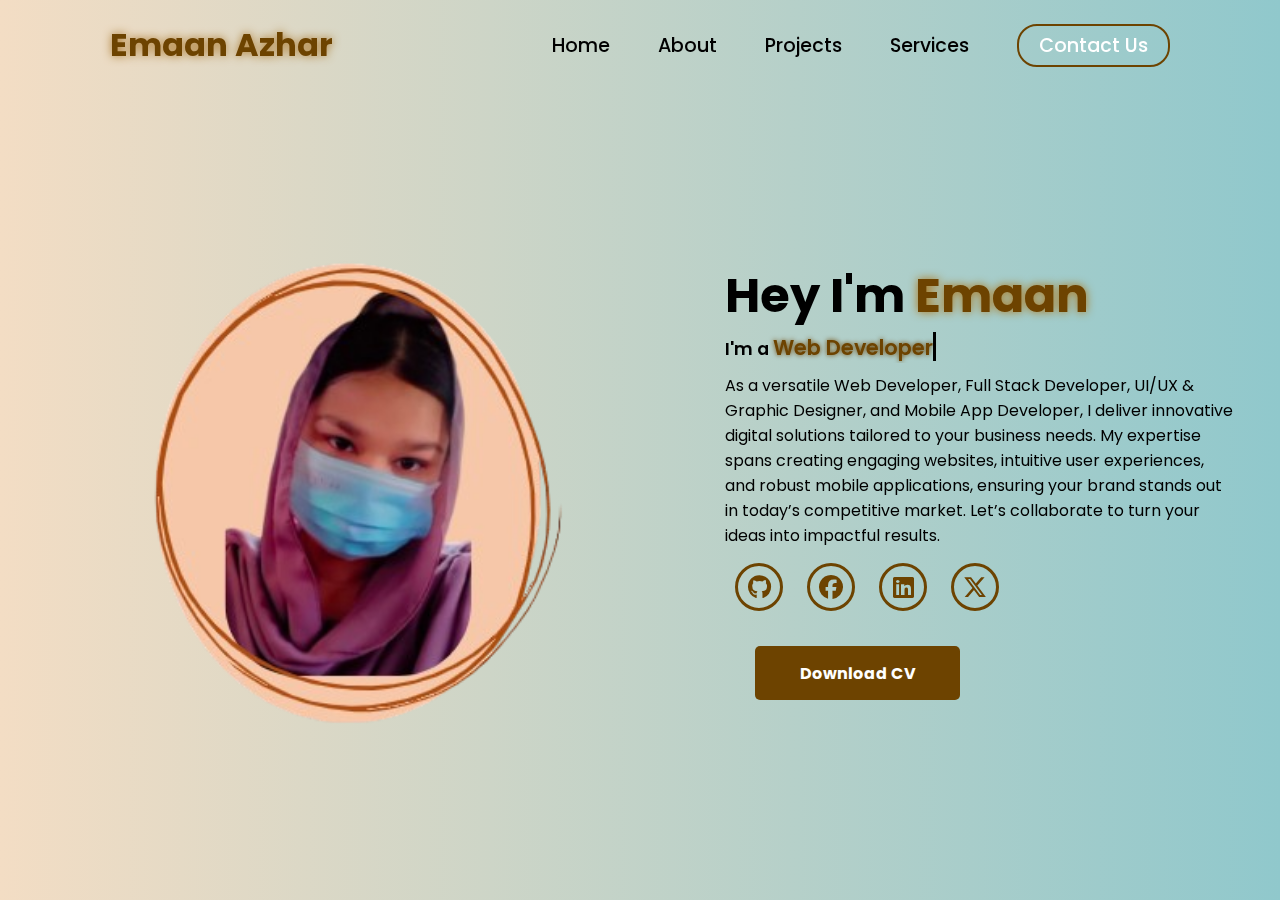
<file: index.html>
<!DOCTYPE html>
<html lang="en">
<head>
    <meta charset="UTF-8">
    <meta name="viewport" content="width=device-width, initial-scale=1.0">
    <link rel="stylesheet" href="https://cdnjs.cloudflare.com/ajax/libs/font-awesome/6.7.1/css/all.min.css">
    <title>Portfolio Website</title>
    <link rel="stylesheet" href="style.css">
    <link rel="stylesheet" href="https://unpkg.com/aos@next/dist/aos.css" />
</head>
<body>
    <nav>
        <div class="nav-container">
            <div class="logo" data-aos="zoom-in" data-aos-duration="1000">
                <span>Emaan Azhar</span>
            </div>
            <div class="links">
                <div class="link" data-aos="fade-up" data-aos-duration="1000" data-aos-delay="100"><a href="index.html">Home</a></div>
                <div class="link" data-aos="fade-up" data-aos-duration="1000" data-aos-delay="200"><a href="about.html">About</a></div>
                <div class="link" data-aos="fade-up" data-aos-duration="1000" data-aos-delay="300"><a href="projects.html">Projects</a></div>
                <div class="link" data-aos="fade-up" data-aos-duration="1000" data-aos-delay="400"><a href="services.html">Services</a></div>
                <div class="link contact-btn" data-aos="fade-up" data-aos-duration="1000" data-aos-delay="600"><a href="contact.html">Contact Us</a></div>
            </div>
            <i class="fa-solid fa-bars hamburg" onclick="hamburg()"></i>
        </div>
        <div class="dropdown">
             <div class="links">
        <a href="index.html">Home</a>
        <a href="about.html">About</a>
        <a href="projects.html">Projects</a>
        <a href="services.html">Services</a>
        <a href="contact.html">Contact Us</a>
        <i class="fa-solid fa-xmark cancel" onclick="cancel()"></i>
    </div>
        </div>
    </nav>
        <section>
            <div class="main-container">
                <div class="image" data-aos="zoom-in-right" data-aos-duration="2500">
                    <img src="main.png" alt="">
                </div>
                <div class="content">
                    <h1 data-aos="fade-left" data-aos-duration="1000" data-aos-delay="800">Hey I'm <span>Emaan</span></h1>
                    <div class="typewriter" data-aos="fade-right" data-aos-duration="1000" data-aos-delay="900">I'm a <span></span></div>
                    <p data-aos="flip-up" data-aos-duration="1000" data-aos-delay="1000">
    As a versatile Web Developer, Full Stack Developer, UI/UX & Graphic Designer, and Mobile App Developer, I deliver innovative digital solutions tailored to your business needs. My expertise spans creating engaging websites, intuitive user experiences, and robust mobile applications, ensuring your brand stands out in today’s competitive market. Let’s collaborate to turn your ideas into impactful results.
</p>
                    <div class="social-links" data-aos="flip-down" data-aos-duration="1000" data-aos-delay="1200">
                        <a href="#" ><i class="fa-brands fa-github"></i></a>
                        <a href="#"><i class="fa-brands fa-facebook"></i></a>
                        <a href="#"><i class="fa-brands fa-linkedin"></i></a>
                        <a href="#"><i class="fa-brands fa-x-twitter"></i></a>
                    </div>
                    <div class="btn" data-aos="zoom-out-left" data-aos-duration="1000" data-aos-delay="1300">
                        <button>Download CV</button>
                    </div>
                </div>
            </div>
        </section>
        <script src="https://unpkg.com/aos@next/dist/aos.js"></script>
        <script>
          AOS.init({offset:0});
        </script>
       <script>
    function hamburg(){
        const navbar = document.querySelector(".dropdown")
        navbar.style.transform = "translateY(0px)"
    }
    function cancel(){
        const navbar = document.querySelector(".dropdown")
        navbar.style.transform = "translateY(-500px)"
    }

    // Close dropdown on link click (for mobile navigation)
    document.querySelectorAll('.dropdown .links a').forEach(function(link){
        link.addEventListener('click', function() {
            document.querySelector('.dropdown').style.transform = "translateY(-500px)";
        });
    });
</script>
</body>
</html>
</file>
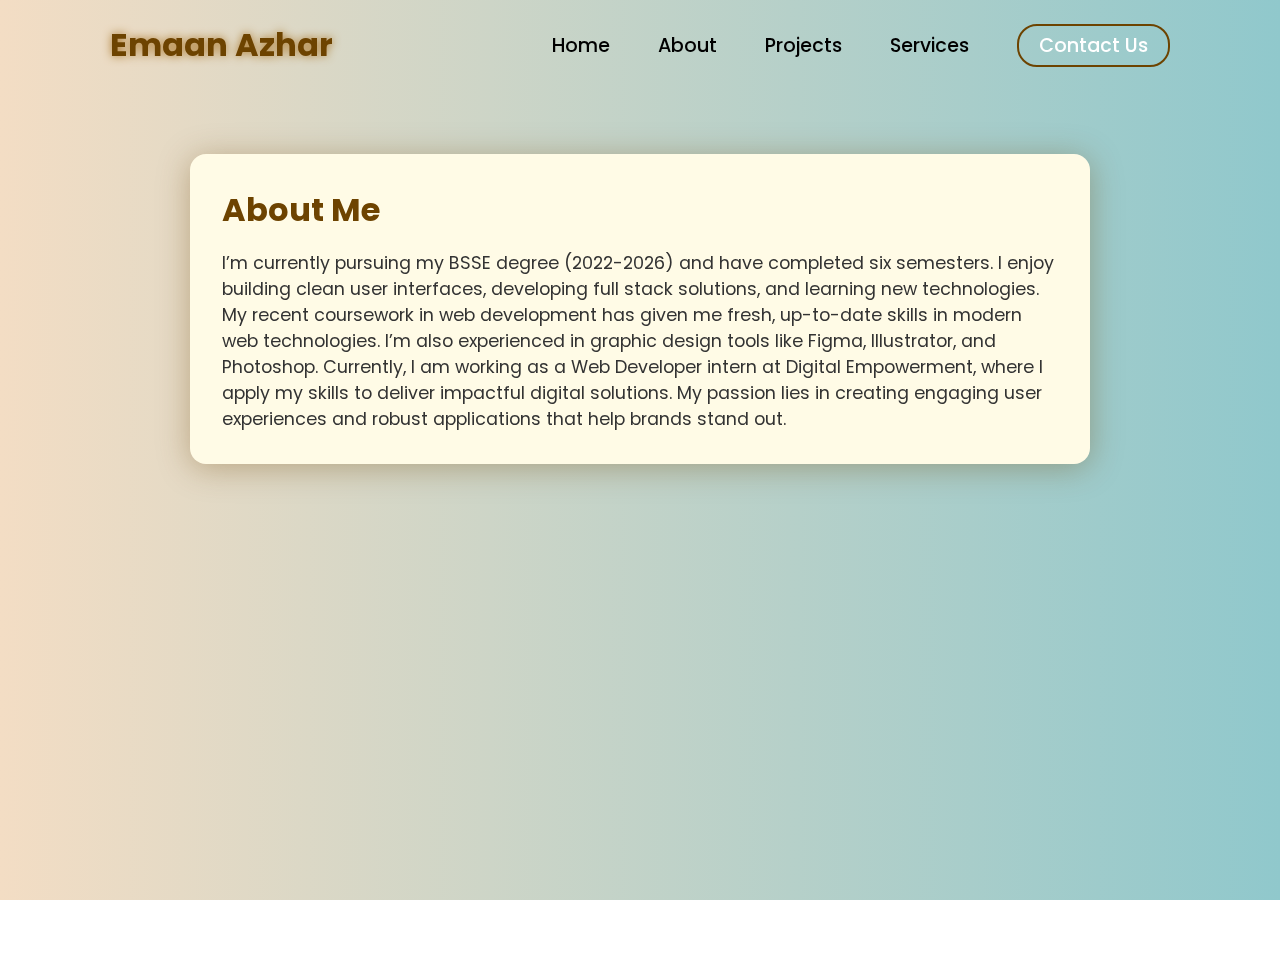
<file: about.html>
<!DOCTYPE html>
<html lang="en">
<head>
    <meta charset="UTF-8">
    <meta name="viewport" content="width=device-width, initial-scale=1.0">
    <link rel="stylesheet" href="https://cdnjs.cloudflare.com/ajax/libs/font-awesome/6.7.1/css/all.min.css">
    <title>Portfolio Website</title>
    <link rel="stylesheet" href="style.css">
    <link rel="stylesheet" href="https://unpkg.com/aos@next/dist/aos.css" />
</head>
<body>
    <nav>
        <div class="nav-container">
            <div class="logo" data-aos="zoom-in" data-aos-duration="1000">
                <span>Emaan Azhar</span>
            </div>
            <div class="links">
                <div class="link" data-aos="fade-up" data-aos-duration="1000" data-aos-delay="100"><a href="index.html">Home</a></div>
                <div class="link" data-aos="fade-up" data-aos-duration="1000" data-aos-delay="200"><a href="about.html">About</a></div>
                <div class="link" data-aos="fade-up" data-aos-duration="1000" data-aos-delay="300"><a href="projects.html">Projects</a></div>
                <div class="link" data-aos="fade-up" data-aos-duration="1000" data-aos-delay="400"><a href="services.html">Services</a></div>
                <div class="link contact-btn" data-aos="fade-up" data-aos-duration="1000" data-aos-delay="600"><a href="contact.html">Contact Us</a></div>
            </div>
            <i class="fa-solid fa-bars hamburg" onclick="hamburg()"></i>
        </div>
        <div class="dropdown">
            <div class="links">
        <a href="index.html">Home</a>
        <a href="about.html">About</a>
        <a href="projects.html">Projects</a>
        <a href="services.html">Services</a>
        <a href="contact.html">Contact Us</a>
        <i class="fa-solid fa-xmark cancel" onclick="cancel()"></i>
    </div>
        </div>
    </nav>
        <section>
          <div class="about-container" 
         data-aos="fade-in"
         data-aos-duration="1200"
         style="background: #fffbe6; box-shadow: 0 4px 32px 0 rgba(109,67,0,0.35); border-radius: 16px; padding: 2rem; max-width: 900px; min-height: 180px; margin: 4rem auto; display: flex; flex-direction: column; justify-content: center;">
        <h1 style="color: rgb(109,67,0); margin-bottom: 1rem;">About Me</h1>
        <p style="font-size: 1.1rem; color: #333;">
            I’m currently pursuing my BSSE degree (2022-2026) and have completed six semesters. I enjoy building clean user interfaces, developing full stack solutions, and learning new technologies. My recent coursework in web development has given me fresh, up-to-date skills in modern web technologies. I’m also experienced in graphic design tools like Figma, Illustrator, and Photoshop. Currently, I am working as a Web Developer intern at Digital Empowerment, where I apply my skills to deliver impactful digital solutions. My passion lies in creating engaging user experiences and robust applications that help brands stand out.
        </p>
    </div>
    </div>
        </section>
        <script src="https://unpkg.com/aos@next/dist/aos.js"></script>
        <script>
          AOS.init({offset:0});
        </script>
        <script>
            function hamburg(){
                const navbar = document.querySelector(".dropdown")
                navbar.style.transform = "translateY(0px)"
            }
            function cancel(){
                const navbar = document.querySelector(".dropdown")
                navbar.style.transform = "translateY(-500px)"
            }
        </script>
</body>
</html>
</file>
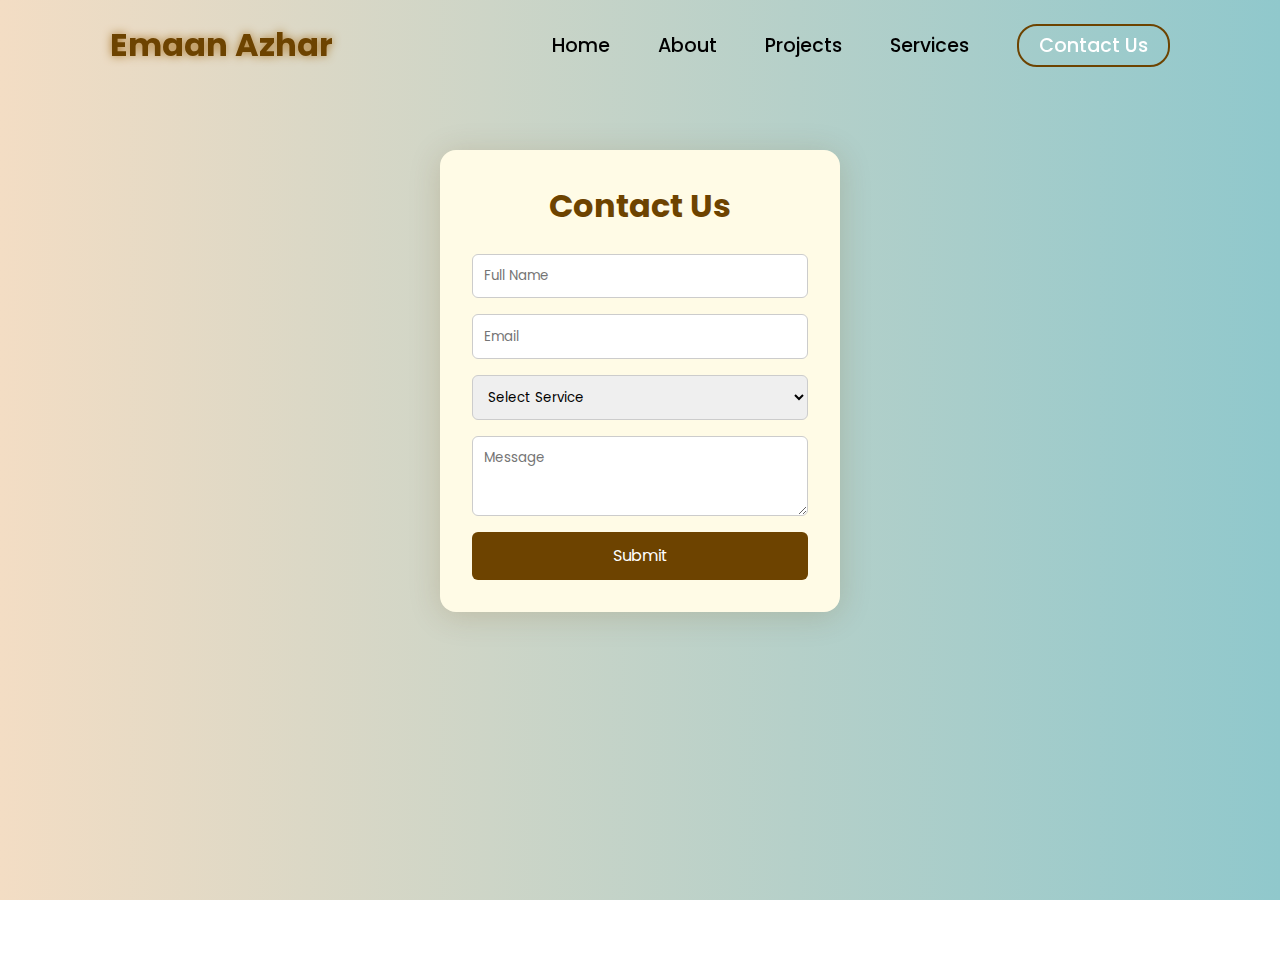
<file: contact.html>
<!DOCTYPE html>
<html lang="en">
<head>
    <meta charset="UTF-8">
    <meta name="viewport" content="width=device-width, initial-scale=1.0">
    <link rel="stylesheet" href="https://cdnjs.cloudflare.com/ajax/libs/font-awesome/6.7.1/css/all.min.css">
    <title>Portfolio Website</title>
    <link rel="stylesheet" href="style.css">
    <link rel="stylesheet" href="https://unpkg.com/aos@next/dist/aos.css" />
</head>
<body>
    <nav>
        <div class="nav-container">
            <div class="logo" data-aos="zoom-in" data-aos-duration="1000">
                <span>Emaan Azhar</span>
            </div>
            <div class="links">
                <div class="link" data-aos="fade-up" data-aos-duration="1000" data-aos-delay="100"><a href="index.html">Home</a></div>
                <div class="link" data-aos="fade-up" data-aos-duration="1000" data-aos-delay="200"><a href="about.html">About</a></div>
                <div class="link" data-aos="fade-up" data-aos-duration="1000" data-aos-delay="300"><a href="projects.html">Projects</a></div>
                <div class="link" data-aos="fade-up" data-aos-duration="1000" data-aos-delay="400"><a href="services.html">Services</a></div>
                <div class="link contact-btn" data-aos="fade-up" data-aos-duration="1000" data-aos-delay="600"><a href="contact.html">Contact Us</a></div>
            </div>
            <i class="fa-solid fa-bars hamburg" onclick="hamburg()"></i>
        </div>
        <div class="dropdown">
            <div class="links">
        <a href="index.html">Home</a>
        <a href="about.html">About</a>
        <a href="projects.html">Projects</a>
        <a href="services.html">Services</a>
        <a href="contact.html">Contact Us</a>
        <i class="fa-solid fa-xmark cancel" onclick="cancel()"></i>
    </div>
        </div>
    </nav>
       <section>
  <div id="contact-form-container" style="max-width: 400px; margin: 60px auto 0 auto; background: #fffbe6; box-shadow: 0 4px 32px rgba(109,67,0,0.18); border-radius: 16px; padding: 2rem; display: flex; flex-direction: column; align-items: center;">
    <h1 style="color: rgb(109,67,0); margin-bottom: 1.5rem;">Contact Us</h1>
    <form id="contact-form" style="width: 100%; display: flex; flex-direction: column; gap: 1rem;">
      <input type="text" name="fullname" placeholder="Full Name" required style="padding: 0.7rem; border-radius: 6px; border: 1px solid #ccc;">
      <input type="email" name="email" placeholder="Email" required style="padding: 0.7rem; border-radius: 6px; border: 1px solid #ccc;">
      <select name="service" required style="padding: 0.7rem; border-radius: 6px; border: 1px solid #ccc;">
        <option value="" disabled selected>Select Service</option>
        <option>UI/UX Designer</option>
        <option>Graphic Designer</option>
        <option>Frontend Developer</option>
        <option>Backend Developer</option>
        <option>WordPress Website Developer</option>
        <option>Full Stack Developer</option>
        <option>Data Analyst</option>
        <option>Programmer (C++, Java, Python)</option>
        <option>Mobile App Developer</option>
      </select>
      <textarea name="message" placeholder="Message" required style="padding: 0.7rem; border-radius: 6px; border: 1px solid #ccc; min-height: 80px;"></textarea>
      <button type="submit" style="background: rgb(109,67,0); color: #fff; border: none; border-radius: 6px; padding: 0.7rem; font-size: 1rem; cursor: pointer;">Submit</button>
    </form>
  </div>
  <h2 id="thankyou-message" style="display:none; text-align:center; color:rgb(109,67,0); margin-top: 80px;">
    Thanks for contacting us, we will answer you as early as possible.<br>
    Hope you will wait for our response.
  </h2>
</section>
<script>
  document.getElementById('contact-form').onsubmit = function(e){
    e.preventDefault();
    document.getElementById('contact-form-container').style.display = 'none';
    document.getElementById('thankyou-message').style.display = 'block';
  };
</script>
        <script src="https://unpkg.com/aos@next/dist/aos.js"></script>
        <script>
          AOS.init({offset:0});
        </script>
        <script>
            function hamburg(){
                const navbar = document.querySelector(".dropdown")
                navbar.style.transform = "translateY(0px)"
            }
            function cancel(){
                const navbar = document.querySelector(".dropdown")
                navbar.style.transform = "translateY(-500px)"
            }
        </script>
</body>
</html>
</file>
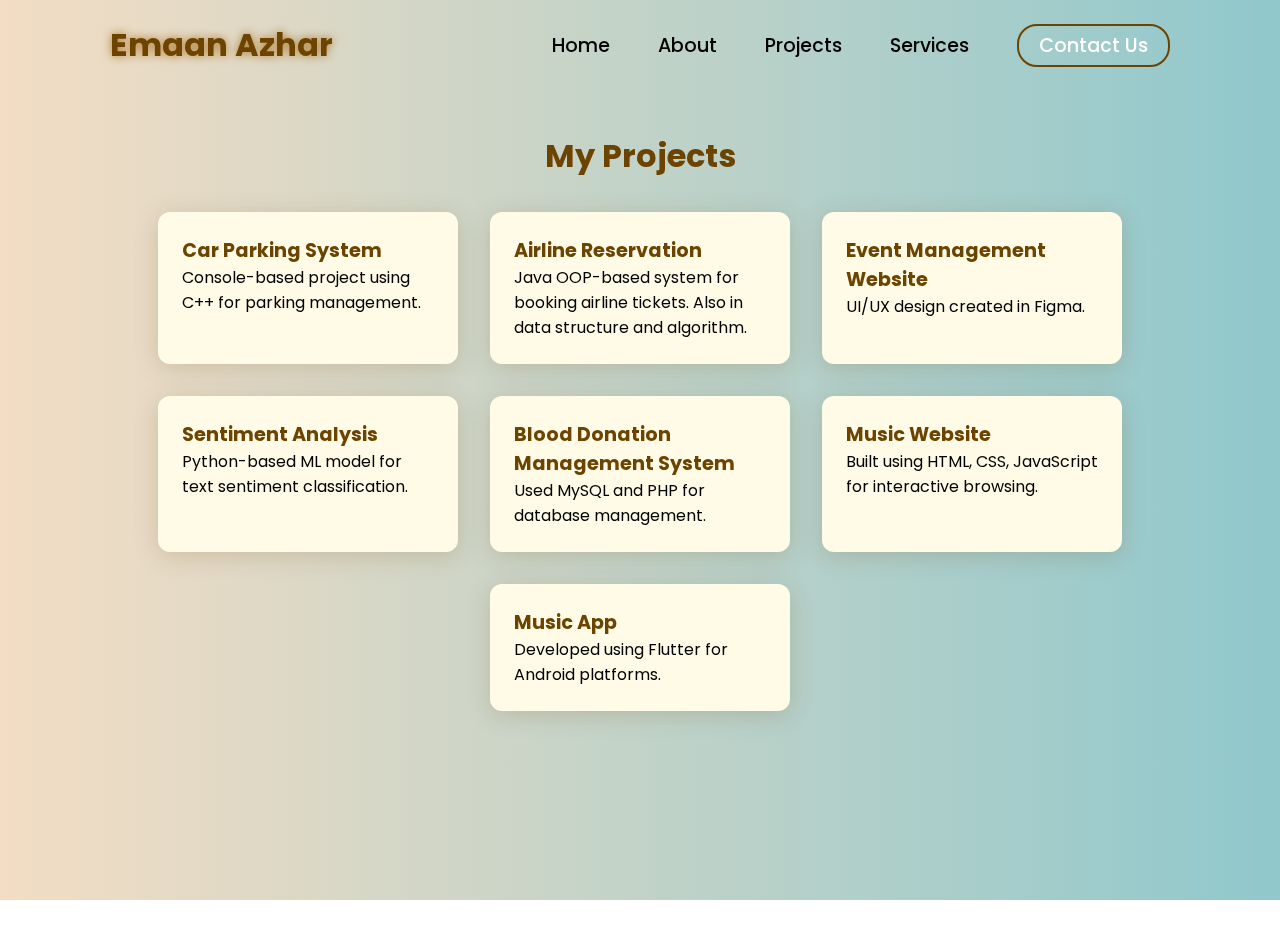
<file: projects.html>
<!DOCTYPE html>
<html lang="en">
<head>
    <meta charset="UTF-8">
    <meta name="viewport" content="width=device-width, initial-scale=1.0">
    <link rel="stylesheet" href="https://cdnjs.cloudflare.com/ajax/libs/font-awesome/6.7.1/css/all.min.css">
    <title>Portfolio Website</title>
    <link rel="stylesheet" href="style.css">
    <link rel="stylesheet" href="https://unpkg.com/aos@next/dist/aos.css" />
</head>
<body>
    <nav>
        <div class="nav-container">
            <div class="logo" data-aos="zoom-in" data-aos-duration="1000">
                <span>Emaan Azhar</span>
            </div>
            <div class="links">
                <div class="link" data-aos="fade-up" data-aos-duration="1000" data-aos-delay="100"><a href="index.html">Home</a></div>
                <div class="link" data-aos="fade-up" data-aos-duration="1000" data-aos-delay="200"><a href="about.html">About</a></div>
                <div class="link" data-aos="fade-up" data-aos-duration="1000" data-aos-delay="300"><a href="projects.html">Projects</a></div>
                <div class="link" data-aos="fade-up" data-aos-duration="1000" data-aos-delay="400"><a href="services.html">Services</a></div>
                <div class="link contact-btn" data-aos="fade-up" data-aos-duration="1000" data-aos-delay="600"><a href="contact.html">Contact Us</a></div>
            </div>
            <i class="fa-solid fa-bars hamburg" onclick="hamburg()"></i>
        </div>
        <div class="dropdown">
            <div class="links">
                <a href="">Home</a>
                <a href="">About</a>
                <a href="">Projects</a>
                <a href="">Services</a>
                <a href="">Contact Us</a>
                <i class="fa-solid fa-xmark cancel" onclick="cancel()"></i>
            </div>
        </div>
    </nav>
    <section>
        <h1 style="text-align:center; color:rgb(109,67,0); margin: 2.625rem 0 2rem 0;" data-aos="fade-down" data-aos-duration="1000">My Projects</h1>
        <div class="projects-grid" style="display: flex; flex-wrap: wrap; gap: 2rem; justify-content: center; max-width: 1000px; margin: 0 auto">
            <div class="project-card" data-aos="fade-up" data-aos-duration="1000" style="flex: 1 1 250px; min-width: 250px; max-width: 300px; background: #fffbe6; box-shadow: 0 4px 24px rgba(109,67,0,0.18); border-radius: 12px; padding: 1.5rem; transition: transform 0.3s, box-shadow 0.3s;">
                <h2 style="color:rgb(109,67,0); font-size:1.2rem;">Car Parking System</h2>
                <p>Console-based project using C++ for parking management.</p>
            </div>
            <div class="project-card" data-aos="fade-up" data-aos-duration="1000" data-aos-delay="100" style="flex: 1 1 250px; min-width: 250px; max-width: 300px; background: #fffbe6; box-shadow: 0 4px 24px rgba(109,67,0,0.18); border-radius: 12px; padding: 1.5rem; transition: transform 0.3s, box-shadow 0.3s;">
                <h2 style="color:rgb(109,67,0); font-size:1.2rem;">Airline Reservation</h2>
                <p>Java OOP-based system for booking airline tickets. Also in data structure and algorithm.</p>
            </div>
            <div class="project-card" data-aos="fade-up" data-aos-duration="1000" data-aos-delay="200" style="flex: 1 1 250px; min-width: 250px; max-width: 300px; background: #fffbe6; box-shadow: 0 4px 24px rgba(109,67,0,0.18); border-radius: 12px; padding: 1.5rem; transition: transform 0.3s, box-shadow 0.3s;">
                <h2 style="color:rgb(109,67,0); font-size:1.2rem;">Event Management Website</h2>
                <p>UI/UX design created in Figma.</p>
            </div>
            <div class="project-card" data-aos="fade-up" data-aos-duration="1000" data-aos-delay="300" style="flex: 1 1 250px; min-width: 250px; max-width: 300px; background: #fffbe6; box-shadow: 0 4px 24px rgba(109,67,0,0.18); border-radius: 12px; padding: 1.5rem; transition: transform 0.3s, box-shadow 0.3s;">
                <h2 style="color:rgb(109,67,0); font-size:1.2rem;">Sentiment Analysis</h2>
                <p>Python-based ML model for text sentiment classification.</p>
            </div>
            <div class="project-card" data-aos="fade-up" data-aos-duration="1000" data-aos-delay="400" style="flex: 1 1 250px; min-width: 250px; max-width: 300px; background: #fffbe6; box-shadow: 0 4px 24px rgba(109,67,0,0.18); border-radius: 12px; padding: 1.5rem; transition: transform 0.3s, box-shadow 0.3s;">
                <h2 style="color:rgb(109,67,0); font-size:1.2rem;">Blood Donation Management System</h2>
                <p>Used MySQL and PHP for database management.</p>
            </div>
            <div class="project-card" data-aos="fade-up" data-aos-duration="1000" data-aos-delay="500" style="flex: 1 1 250px; min-width: 250px; max-width: 300px; background: #fffbe6; box-shadow: 0 4px 24px rgba(109,67,0,0.18); border-radius: 12px; padding: 1.5rem; transition: transform 0.3s, box-shadow 0.3s;">
                <h2 style="color:rgb(109,67,0); font-size:1.2rem;">Music Website</h2>
                <p>Built using HTML, CSS, JavaScript for interactive browsing.</p>
            </div>
            <div class="project-card" data-aos="fade-up" data-aos-duration="1000" data-aos-delay="600" style="flex: 1 1 250px; min-width: 250px; max-width: 300px; background: #fffbe6; box-shadow: 0 4px 24px rgba(109,67,0,0.18); border-radius: 12px; padding: 1.5rem; transition: transform 0.3s, box-shadow 0.3s;">
                <h2 style="color:rgb(109,67,0); font-size:1.2rem;">Music App</h2>
                <p>Developed using Flutter for Android platforms.</p>
            </div>
        </div>
    </section>
    <script src="https://unpkg.com/aos@next/dist/aos.js"></script>
    <script>
      AOS.init({offset:0});
    </script>
    <script>
        function hamburg(){
            const navbar = document.querySelector(".dropdown")
            navbar.style.transform = "translateY(0px)"
        }
        function cancel(){
            const navbar = document.querySelector(".dropdown")
            navbar.style.transform = "translateY(-500px)"
        }
        // Inline hover animation for project cards
        document.querySelectorAll('.project-card').forEach(function(card){
            card.onmouseenter = function(){
                card.style.transform = 'scale(1.07)';
                card.style.boxShadow = '0 8px 32px rgba(109,67,0,0.28)';
                card.style.zIndex = '2';
            };
            card.onmouseleave = function(){
                card.style.transform = 'scale(1)';
                card.style.boxShadow = '0 4px 24px rgba(109,67,0,0.18)';
                card.style.zIndex = '1';
            };
        });
    </script>
</body>
</html>
</file>
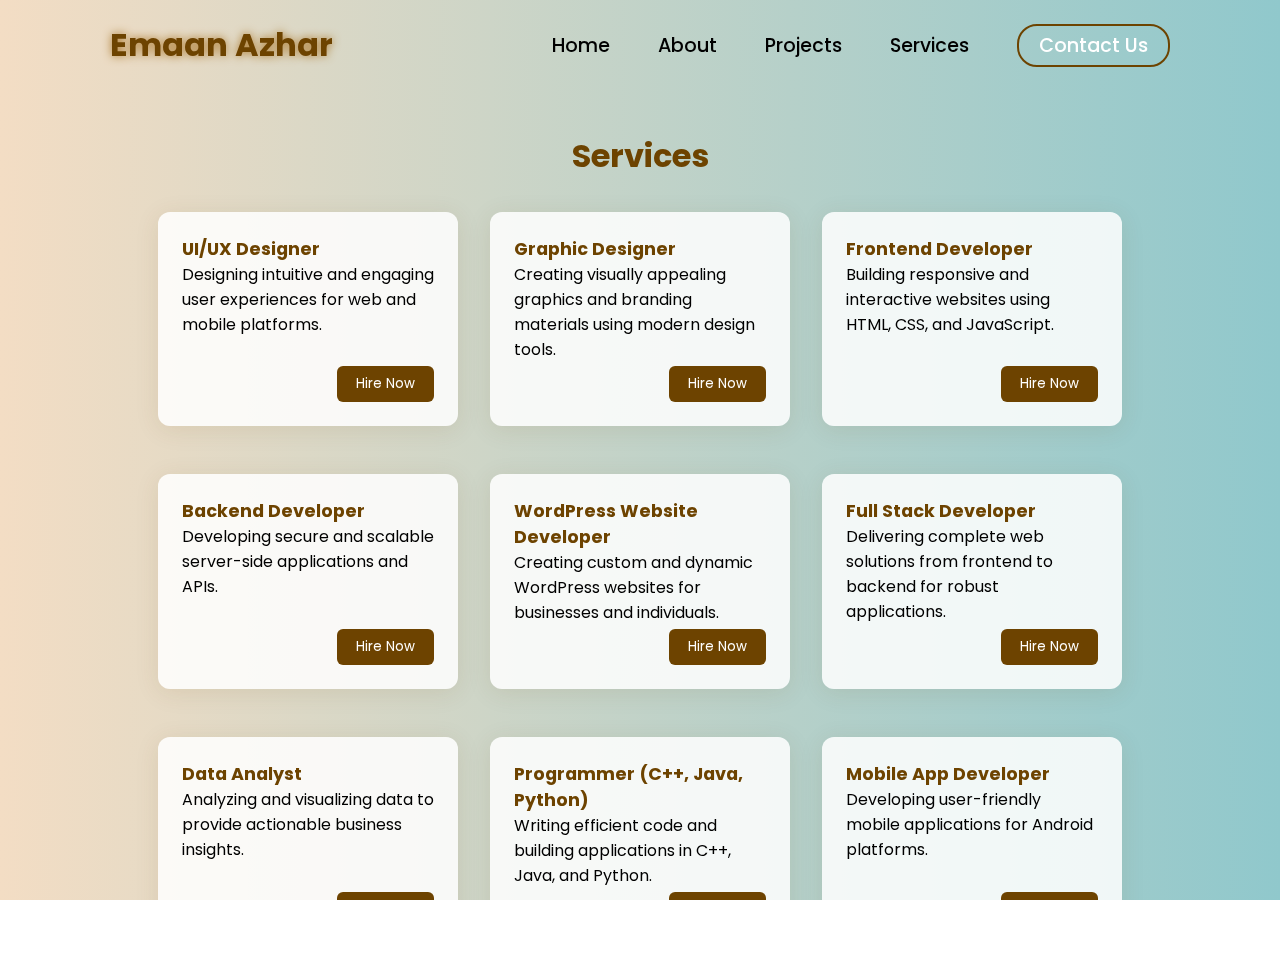
<file: services.html>
<!DOCTYPE html>
<html lang="en">
<head>
    <meta charset="UTF-8">
    <meta name="viewport" content="width=device-width, initial-scale=1.0">
    <link rel="stylesheet" href="https://cdnjs.cloudflare.com/ajax/libs/font-awesome/6.7.1/css/all.min.css">
    <title>Portfolio Website</title>
    <link rel="stylesheet" href="style.css">
    <link rel="stylesheet" href="https://unpkg.com/aos@next/dist/aos.css" />
     <style>
        body {
    overflow-y: auto;
    height: 100vh;
    /* Optional: style the scrollbar */
    scrollbar-width: thin;
    scrollbar-color: rgb(109,67,0) #fffbe6;
}

/* For Chrome, Edge, Safari */
body::-webkit-scrollbar {
    width: 8px;
    background: #fffbe6;
}
body::-webkit-scrollbar-thumb {
    background: rgb(109,67,0);
    border-radius: 8px;
}
     </style>
</head>
<body>
    <nav>
        <div class="nav-container">
            <div class="logo" data-aos="zoom-in" data-aos-duration="1000">
                <span>Emaan Azhar</span>
            </div>
            <div class="links">
                <div class="link" data-aos="fade-up" data-aos-duration="1000" data-aos-delay="100"><a href="index.html">Home</a></div>
                <div class="link" data-aos="fade-up" data-aos-duration="1000" data-aos-delay="200"><a href="about.html">About</a></div>
                <div class="link" data-aos="fade-up" data-aos-duration="1000" data-aos-delay="300"><a href="projects.html">Projects</a></div>
                <div class="link" data-aos="fade-up" data-aos-duration="1000" data-aos-delay="400"><a href="services.html">Services</a></div>
                <div class="link contact-btn" data-aos="fade-up" data-aos-duration="1000" data-aos-delay="600"><a href="contact.html">Contact Us</a></div>
            </div>
            <i class="fa-solid fa-bars hamburg" onclick="hamburg()"></i>
        </div>
        <div class="dropdown">
            <div class="links">
                <a href="">Home</a>
                <a href="">About</a>
                <a href="">Projects</a>
                <a href="">Services</a>
                <a href="">Contact Us</a>
                <i class="fa-solid fa-xmark cancel" onclick="cancel()"></i>
            </div>
        </div>
    </nav>
        <section>
    <h1 style="text-align:center; color:rgb(109,67,0); margin: 2.625rem 0 2rem 0;" data-aos="fade-down" data-aos-duration="1000">Services</h1>
    <div class="services-grid" style="display: flex; flex-wrap: wrap; gap: 2rem; justify-content: center; max-width: 1000px; margin: 0 auto;">
        <div class="service-card" data-aos="fade-up" data-aos-duration="1000" style="flex: 1 1 250px; min-width: 250px; max-width: 300px; background: rgba(255,255,255,0.85); box-shadow: 0 4px 24px rgba(109,67,0,0.10); border-radius: 12px; padding: 1.5rem; display: flex; flex-direction: column; position: relative; margin-bottom: 1rem; transition: transform 0.3s, box-shadow 0.3s;">
            <h2 style="color:rgb(109,67,0); font-size:1.1rem;">UI/UX Designer</h2>
            <p style="margin-bottom: 2.5rem;">Designing intuitive and engaging user experiences for web and mobile platforms.</p>
            <button style="position: absolute; right: 1.5rem; bottom: 1.5rem; background: rgb(109,67,0); color: #fff; border: none; border-radius: 6px; padding: 0.5rem 1.2rem; cursor: pointer;">Hire Now</button>
        </div>
        <div class="service-card" data-aos="fade-up" data-aos-duration="1000" data-aos-delay="100" style="flex: 1 1 250px; min-width: 250px; max-width: 300px; background: rgba(255,255,255,0.85); box-shadow: 0 4px 24px rgba(109,67,0,0.10); border-radius: 12px; padding: 1.5rem; display: flex; flex-direction: column; position: relative; margin-bottom: 1rem; transition: transform 0.3s, box-shadow 0.3s;">
            <h2 style="color:rgb(109,67,0); font-size:1.1rem;">Graphic Designer</h2>
            <p style="margin-bottom: 2.5rem;">Creating visually appealing graphics and branding materials using modern design tools.</p>
            <button style="position: absolute; right: 1.5rem; bottom: 1.5rem; background: rgb(109,67,0); color: #fff; border: none; border-radius: 6px; padding: 0.5rem 1.2rem; cursor: pointer;">Hire Now</button>
        </div>
        <div class="service-card" data-aos="fade-up" data-aos-duration="1000" data-aos-delay="200" style="flex: 1 1 250px; min-width: 250px; max-width: 300px; background: rgba(255,255,255,0.85); box-shadow: 0 4px 24px rgba(109,67,0,0.10); border-radius: 12px; padding: 1.5rem; display: flex; flex-direction: column; position: relative; margin-bottom: 1rem; transition: transform 0.3s, box-shadow 0.3s;">
            <h2 style="color:rgb(109,67,0); font-size:1.1rem;">Frontend Developer</h2>
            <p style="margin-bottom: 2.5rem;">Building responsive and interactive websites using HTML, CSS, and JavaScript.</p>
            <button style="position: absolute; right: 1.5rem; bottom: 1.5rem; background: rgb(109,67,0); color: #fff; border: none; border-radius: 6px; padding: 0.5rem 1.2rem; cursor: pointer;">Hire Now</button>
        </div>
        <div class="service-card" data-aos="fade-up" data-aos-duration="1000" data-aos-delay="300" style="flex: 1 1 250px; min-width: 250px; max-width: 300px; background: rgba(255,255,255,0.85); box-shadow: 0 4px 24px rgba(109,67,0,0.10); border-radius: 12px; padding: 1.5rem; display: flex; flex-direction: column; position: relative; margin-bottom: 1rem; transition: transform 0.3s, box-shadow 0.3s;">
            <h2 style="color:rgb(109,67,0); font-size:1.1rem;">Backend Developer</h2>
            <p style="margin-bottom: 2.5rem;">Developing secure and scalable server-side applications and APIs.</p>
            <button style="position: absolute; right: 1.5rem; bottom: 1.5rem; background: rgb(109,67,0); color: #fff; border: none; border-radius: 6px; padding: 0.5rem 1.2rem; cursor: pointer;">Hire Now</button>
        </div>
        <div class="service-card" data-aos="fade-up" data-aos-duration="1000" data-aos-delay="400" style="flex: 1 1 250px; min-width: 250px; max-width: 300px; background: rgba(255,255,255,0.85); box-shadow: 0 4px 24px rgba(109,67,0,0.10); border-radius: 12px; padding: 1.5rem; display: flex; flex-direction: column; position: relative; margin-bottom: 1rem; transition: transform 0.3s, box-shadow 0.3s;">
            <h2 style="color:rgb(109,67,0); font-size:1.1rem;">WordPress Website Developer</h2>
            <p style="margin-bottom: 2.5rem;">Creating custom and dynamic WordPress websites for businesses and individuals.</p>
            <button style="position: absolute; right: 1.5rem; bottom: 1.5rem; background: rgb(109,67,0); color: #fff; border: none; border-radius: 6px; padding: 0.5rem 1.2rem; cursor: pointer;">Hire Now</button>
        </div>
        <div class="service-card" data-aos="fade-up" data-aos-duration="1000" data-aos-delay="500" style="flex: 1 1 250px; min-width: 250px; max-width: 300px; background: rgba(255,255,255,0.85); box-shadow: 0 4px 24px rgba(109,67,0,0.10); border-radius: 12px; padding: 1.5rem; display: flex; flex-direction: column; position: relative; margin-bottom: 1rem; transition: transform 0.3s, box-shadow 0.3s;">
            <h2 style="color:rgb(109,67,0); font-size:1.1rem;">Full Stack Developer</h2>
            <p style="margin-bottom: 2.5rem;">Delivering complete web solutions from frontend to backend for robust applications.</p>
            <button style="position: absolute; right: 1.5rem; bottom: 1.5rem; background: rgb(109,67,0); color: #fff; border: none; border-radius: 6px; padding: 0.5rem 1.2rem; cursor: pointer;">Hire Now</button>
        </div>
        <div class="service-card" data-aos="fade-up" data-aos-duration="1000" data-aos-delay="600" style="flex: 1 1 250px; min-width: 250px; max-width: 300px; background: rgba(255,255,255,0.85); box-shadow: 0 4px 24px rgba(109,67,0,0.10); border-radius: 12px; padding: 1.5rem; display: flex; flex-direction: column; position: relative; margin-bottom: 1rem; transition: transform 0.3s, box-shadow 0.3s;">
            <h2 style="color:rgb(109,67,0); font-size:1.1rem;">Data Analyst</h2>
            <p style="margin-bottom: 2.5rem;">Analyzing and visualizing data to provide actionable business insights.</p>
            <button style="position: absolute; right: 1.5rem; bottom: 1.5rem; background: rgb(109,67,0); color: #fff; border: none; border-radius: 6px; padding: 0.5rem 1.2rem; cursor: pointer;">Hire Now</button>
        </div>
        <div class="service-card" data-aos="fade-up" data-aos-duration="1000" data-aos-delay="700" style="flex: 1 1 250px; min-width: 250px; max-width: 300px; background: rgba(255,255,255,0.85); box-shadow: 0 4px 24px rgba(109,67,0,0.10); border-radius: 12px; padding: 1.5rem; display: flex; flex-direction: column; position: relative; margin-bottom: 1rem; transition: transform 0.3s, box-shadow 0.3s;">
            <h2 style="color:rgb(109,67,0); font-size:1.1rem;">Programmer (C++, Java, Python)</h2>
            <p style="margin-bottom: 2.5rem;">Writing efficient code and building applications in C++, Java, and Python.</p>
            <button style="position: absolute; right: 1.5rem; bottom: 1.5rem; background: rgb(109,67,0); color: #fff; border: none; border-radius: 6px; padding: 0.5rem 1.2rem; cursor: pointer;">Hire Now</button>
        </div>
        <div class="service-card" data-aos="fade-up" data-aos-duration="1000" data-aos-delay="800" style="flex: 1 1 250px; min-width: 250px; max-width: 300px; background: rgba(255,255,255,0.85); box-shadow: 0 4px 24px rgba(109,67,0,0.10); border-radius: 12px; padding: 1.5rem; display: flex; flex-direction: column; position: relative; margin-bottom: 1rem; transition: transform 0.3s, box-shadow 0.3s;">
            <h2 style="color:rgb(109,67,0); font-size:1.1rem;">Mobile App Developer</h2>
            <p style="margin-bottom: 2.5rem;">Developing user-friendly mobile applications for Android platforms.</p>
            <button style="position: absolute; right: 1.5rem; bottom: 1.5rem; background: rgb(109,67,0); color: #fff; border: none; border-radius: 6px; padding: 0.5rem 1.2rem; cursor: pointer;">Hire Now</button>
        </div>
    </div>
</section>
<script>
    // Inline hover animation for service cards
    document.querySelectorAll('.service-card').forEach(function(card){
        card.onmouseenter = function(){
            card.style.transform = 'scale(1.07)';
            card.style.boxShadow = '0 8px 32px rgba(109,67,0,0.28)';
            card.style.zIndex = '2';
        };
        card.onmouseleave = function(){
            card.style.transform = 'scale(1)';
            card.style.boxShadow = '0 4px 24px rgba(109,67,0,0.10)';
            card.style.zIndex = '1';
        };
        // Redirect on Hire Now button click
        var btn = card.querySelector('button');
        if(btn){
            btn.onclick = function(){
                window.location.href = 'contact.html';
            };
        }
    });
</script>
        <script src="https://unpkg.com/aos@next/dist/aos.js"></script>
        <script>
          AOS.init({offset:0});
        </script>
        <script>
            function hamburg(){
                const navbar = document.querySelector(".dropdown")
                navbar.style.transform = "translateY(0px)"
            }
            function cancel(){
                const navbar = document.querySelector(".dropdown")
                navbar.style.transform = "translateY(-500px)"
            }
        </script>
</body>
</html>
</file>
<file: style.css>
@import url('https://fonts.googleapis.com/css2?family=Poppins:wght@100;200;300;400;500;600&display=swap');

*{
    padding: 0;
    margin: 0;
    font-family: 'Poppins', sans-serif;
    box-sizing: border-box;
}

html{
    overflow-x: hidden;
}

body{
    width: 100%;
    height: 100vh;
    overflow: hidden;
    background: linear-gradient(to right, rgb(243, 221, 196), rgb(144, 200, 204));
}

nav{
    width: 100%;
    height: 10vh;
    position: sticky;
}


.nav-container{
    width: 100%;
    height: 100%;
    display: flex;
    justify-content: space-around;
    align-items: center;
}

.logo{
    color: black;
    font-size: 2rem;
    font-weight: bolder;
}

.logo span{
    color: rgb(109,67, 0);
    text-shadow: 0 0 10px rgb(172, 121, 45);
}

.hamburg, .cancel{
    cursor: pointer;
    position: absolute;
    right: 15px;
    top: 10px;
    color: black;
    font-size: 2rem;
    display: none;
}

.nav-container .links {
    display: flex;
    gap: 3rem;
    align-items: center;
}

.nav-container .links a{
    position: relative;
    font-size: 1.2rem;
    color: black;
    text-decoration: none;
    font-weight: 500;
    transform: 0.3s linear;
}

.nav-container .links a::before{
    position: absolute;
    content: "";
    bottom: -3px;
    left: 0;
    width: 0%;
    height: 3px;
    background-color: rgb(109,67, 0);
    transition: 0.2s linear;
}

.nav-container .links a:hover::before{
    width: 100%;
}

.nav-container .contact-btn{
    background-color: transparent;
    padding: 5px 20px;
    border-radius: 20px;
    border: 2px solid rgb(109,67, 0);
    transition: 0.2s linear;
}

.nav-container .contact-btn a{
    color: white;
    transition: 0.3s linear;
}

.nav-container .contact-btn:hover, .nav-container .contact-btn:hover a{
    background-color: rgb(109,67, 0);
    color: white;
}

.nav-container .links a:hover{
    color: rgb(109,67, 0);
}

.dropdown{
    z-index: 100;
    position: absolute;
    top: 0;
    transform: translateY(-500px);
    width: 100%;
    height: auto;
    backdrop-filter: brightness(40%) blur(3px);
    box-shadow: 0 0 20px black;
    transition: 0.2s linear;
}

.dropdown .links a{
    color: white;
    display: flex;
    text-decoration: none;
    justify-content: center;
    padding: 15px 0;
    align-items: center;
    transition: 0.2s linear;
}

.dropdown .links a:hover{
    background-color: rgb(109,67, 0);
}

section{
    width: 100%;
    height: 90vh;
}

.main-container{
    width: 100%;
    height: 100%;
    display: flex;
    justify-content: space-evenly;
    align-items: center;
}

.main-container .image{
    z-index: -1;
    width: 50%;
}

.main-container .image img{
    width: 100%;
}

.main-container .content{
    color: black;
    width: 40%;
    min-height: 100px;
}

.content h1{
    font-size: clamp(1rem, 2rem + 5vw, 3rem);
}

.content h1 span{
    color: rgb(109,67, 0);
    text-shadow: 0 0 10px rgb(170, 117, 26);
}

.content .typewriter{
    font-weight: 600;
    font-size: 1.1rem;
    max-width: 420px;      /* Increased width to fit full text */
    white-space: nowrap;
    overflow: hidden;
    text-overflow: ellipsis;
}

.content .typewriter span{
    color: rgb(109,67, 0);
    font-size: 1.3rem;
    text-shadow: 0 0 5px rgb(109,67, 0);
    position: relative;
    transition: 0.3s linear;
    max-width: 420px;
}

.typewriter span::before{
    content: "Web Developer";
    animation: words 15s infinite;
}

.typewriter span::after{
    content: "";
    position: absolute;
    width: calc(100% + 8px);
    height: 100%;
    border-left: 3px solid black;
    animation:  cursor 0.6s linear infinite;
}

@keyframes cursor {
    to{
        border-left: 3px solid #b74b4b;
    }
}

@keyframes words {
    0%, 33%{
        content: "Web Developer / Full Stack Developer";
    }
    34%, 66%{
        content: "UI/UX & Graphic Designer";
    }
    67%, 100%{
        content: " Mobile App Developer";
    }
}

.content p{
    font-size: clamp(0.4rem, 0.2rem + 9vw, 1rem);
    margin: 10px 0;
}

.social-links i{
    display: inline-flex;
    justify-content: center;
    align-items: center;
    width: 3rem;
    height: 3rem;
    background-color:transparent;
    border: 0.2rem solid rgb(109,67, 0);
    border-radius: 50%;
    color:rgb(109,67, 0);
    margin: 5px 10px;
    font-size: 1.5rem;
    transition: 0.2s linear;
}

.social-links i:hover{
    scale: 1.3;
    color: white;
    background-color: rgb(109,67, 0);
    filter: drop-shadow(0 0 10px rgb(109,67,0));
}

.content button{
    width: 40%;
    height: 6vh;
    margin: 30px;
    background-color: rgb(109,67, 0);
    color: white;
    border: none;
    outline: none;
    font-size: 100%;
    font-weight: 700;
    border-radius: 5px;
    transition: 0.2s linear;
}

.content button:hover{
 scale: 1.1;
 color: rgb(109,67, 0);
 border: 2px solid rgb(109,67, 0);
 background-color: transparent;
 font-weight: 700;
 box-shadow: 0 0 40px rgb(247, 222, 182);
}

@media (max-width:884px) {
    body{
        overflow-y: visible;
    }

    nav .logo{
        position: absolute;
        top: 16px;
        left: 15px;
        font-size: 1.5rem;
    }

    .main-container{
        display: flex;
        flex-direction: column;
    }

    .nav-container .links{
        display: none;
    }

    .hamburg,.cancel{
        display: block;
    }

    .main-container .content{
        width: 80%;
    }

    .social-links i{
        width: 2.5rem;
        height: 2.5rem;
        font-size: 1.5rem;
    }
    .cancel{
        color: white;
    }

    .main-container .image{
        width: 80%;
        margin-bottom: 0px;
    }
}
</file>
